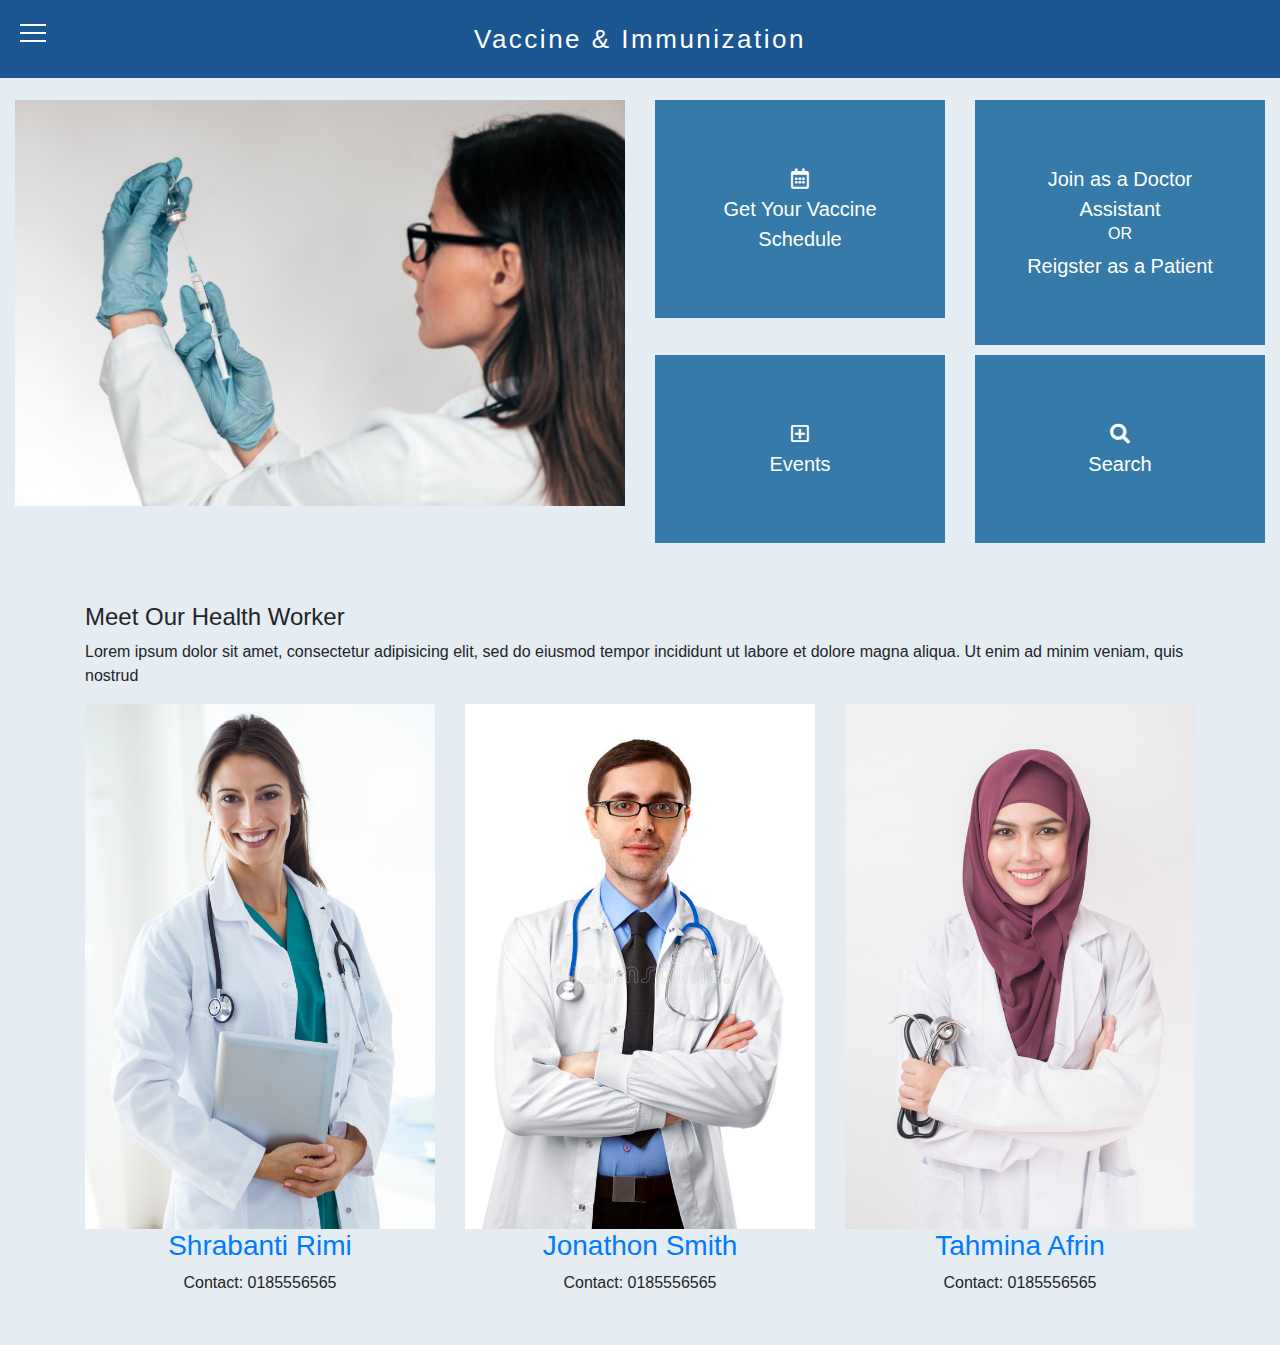
<file: index.html>
<!Doctype html>
<html class="no-js" lang="en">
    <head>
        <meta charset="utf-8">
        <meta http-equiv="x-ua-compatible" content="ie=edge">
        <title>Vaccine</title>
        <meta name="description" content="">
        <meta name="viewport" content="width=device-width, initial-scale=1">
		
		<!-- bootstrap -->
		<link rel="stylesheet" href="assets/css/bootstrap.min.css" />
		
		<!-- font-awesome -->
		
		<link rel="stylesheet" href="assets/css/fontawesome.min.css" />
		<link rel="stylesheet" href="assets/css/all.min.css" />
		
		<!-- main style -->
		<link rel="stylesheet" href="assets/css/style.css"/>
    </head>
	
<body>

<!-------------------------------------- header area starts ------------------------------------------->
<!-------------------------------------- ****************** ------------------------------------------->
<header class="header">
	<div class="container-fluid">
		<div class="row">
			<div class="col-lg-12">
				<div class="hamburger-menu">
					<input id="menu__toggle" type="checkbox" />
					<label class="menu__btn" for="menu__toggle">
						<span></span>
					</label>

					<ul class="menu__box">
						<li><a class="menu__item" href="#">Login</a></li>
						<li><a class="menu__item" href="#">Registration</a></li>
						<li><a class="menu__item" href="#">Home Page</a></li>
						<li><a class="menu__item" href="#">Offered Vaccine</a></li>
						<li><a class="menu__item" href="#">Events</a></li>
						<li><a class="menu__item" href="#">Contact Us</a></li>
					</ul>
				</div>
				<div class="heading-top">
					<h4>Vaccine & Immunization</h4>
				</div>
			</div>
			
		</div>
	</div>
</header>
<div class="space-50"></div>
<!-------------------------------------- header area ends ------------------------------------------->
<!-------------------------------------- ****************** ------------------------------------------->

<div class="space-50"></div>
<!-------------------------------------- hero section starts ------------------------------------------->
<!-------------------------------------- ****************** ------------------------------------------->

<div class="hero-setion">
	<div class="container-fluid">
		<div class="row">
			<div class="col-lg-6">
				<div class="hero-sec-img">
					<img src="assets/img/img-1.jpg" class="img-responsive">
				</div>
			</div>
			<div class="col-lg-6">
				<div class="row">
					<div class="col-lg-6">
						<div class="tab-right-one">
							<span><i class="far fa-calendar-alt"></i></span><br>
							<a href=""><span>Get Your Vaccine<br> Schedule</span></a>
						</div>
					</div>
					<div class="col-lg-6">
						<div class="tab-right-one">
							<a href="">Join as a Doctor Assistant</a>
							<h6>OR</h6>
							<a href="">Reigster as a Patient</a>
						</div>
					</div>
				</div>
				<div class="row">
					<div class="col-lg-6">
						<div class="tab-right-two">
							<span><i class="far fa-plus-square"></i></span><br>
							<a href=""><span>Events</span></a>
						</div>
					</div>
					<div class="col-lg-6">
						<div class="tab-right-two">
							<span><i class="fas fa-search"></i></span><br>
							<a href=""><span>Search</span></a>
						</div>
					</div>
				</div>
			</div>
		</div>
	</div>
</div>
<div class="space-50"></div>
<!-------------------------------------- hero section ends ------------------------------------------->
<!-------------------------------------- ****************** ------------------------------------------->



<!-------------------------------------- Health Worker------------------------------------------->

<div class="worker">
	<div id="instructorSe" class="instructor-area ptb-50">
			<div class="container">
				<div class="row">
					<div class="col-lg-12 col-md-12 col-sm-12">
						<div class="section-title text-left mb-55 content-width-50">
							<h4>Meet Our Health Worker</h4>
							<p>Lorem ipsum dolor sit amet, consectetur adipisicing elit, sed do eiusmod tempor incididunt ut labore et dolore magna aliqua. Ut enim ad minim veniam, quis nostrud</p>
						</div>
					</div>
				</div>
				<div class="row">
					<div class="col-lg-4 col-md-4 col-sm-4">
						<div class="single-instructor text-center mb-20">
							<div class="instructor-img">
								<a href="#"><img src="assets/img/worker/img2.jpg" alt="" /></a>
								<div class="shadow"></div>
							</div>
							<div class="instructor-content ptb-30">
								<a href="#"><h3>Shrabanti Rimi</h3></a>
								<span>Contact: 0185556565</span>
								
							</div>
							
						</div>
					</div>
					<div class="col-lg-4 col-md-4 col-sm-4">
						<div class="single-instructor text-center mb-20">
							<div class="instructor-img">
								<a href="#"><img src="assets/img/worker/img3.jpg" alt="" /></a>
								<div class="shadow"></div>
							</div>
							<div class="instructor-content ptb-30">
								<a href="#"><h3>Jonathon Smith</h3></a>
								<span>Contact: 0185556565</span>
							</div>
							
						</div>
					</div>
					<div class="col-lg-4 col-md-4 col-sm-4">
						<div class="single-instructor text-center mb-20">
							<div class="instructor-img">
								<a href="#"><img src="assets/img/worker/img4.jpg" alt="" /></a>
								<div class="shadow"></div>
							</div>
							<div class="instructor-content ptb-30">
								<a href="#"><h3>Tahmina Afrin</h3></a>
								<span>Contact: 0185556565</span>
							</div>
							
						</div>
					</div>
				</div>
			</div>
		</div><div class="container-fluid">
		<div class="row">
			<div class="col-lg-3">
				
			</div>
			<div class="col-lg-3">
				
			</div>
			<div class="col-lg-3">
				
			</div>
			
		</div>
	</div>
</div>
<div class="space-50"></div>














<!-------------------------------------- ****************** ------------------------------------------->


</body>
</file>
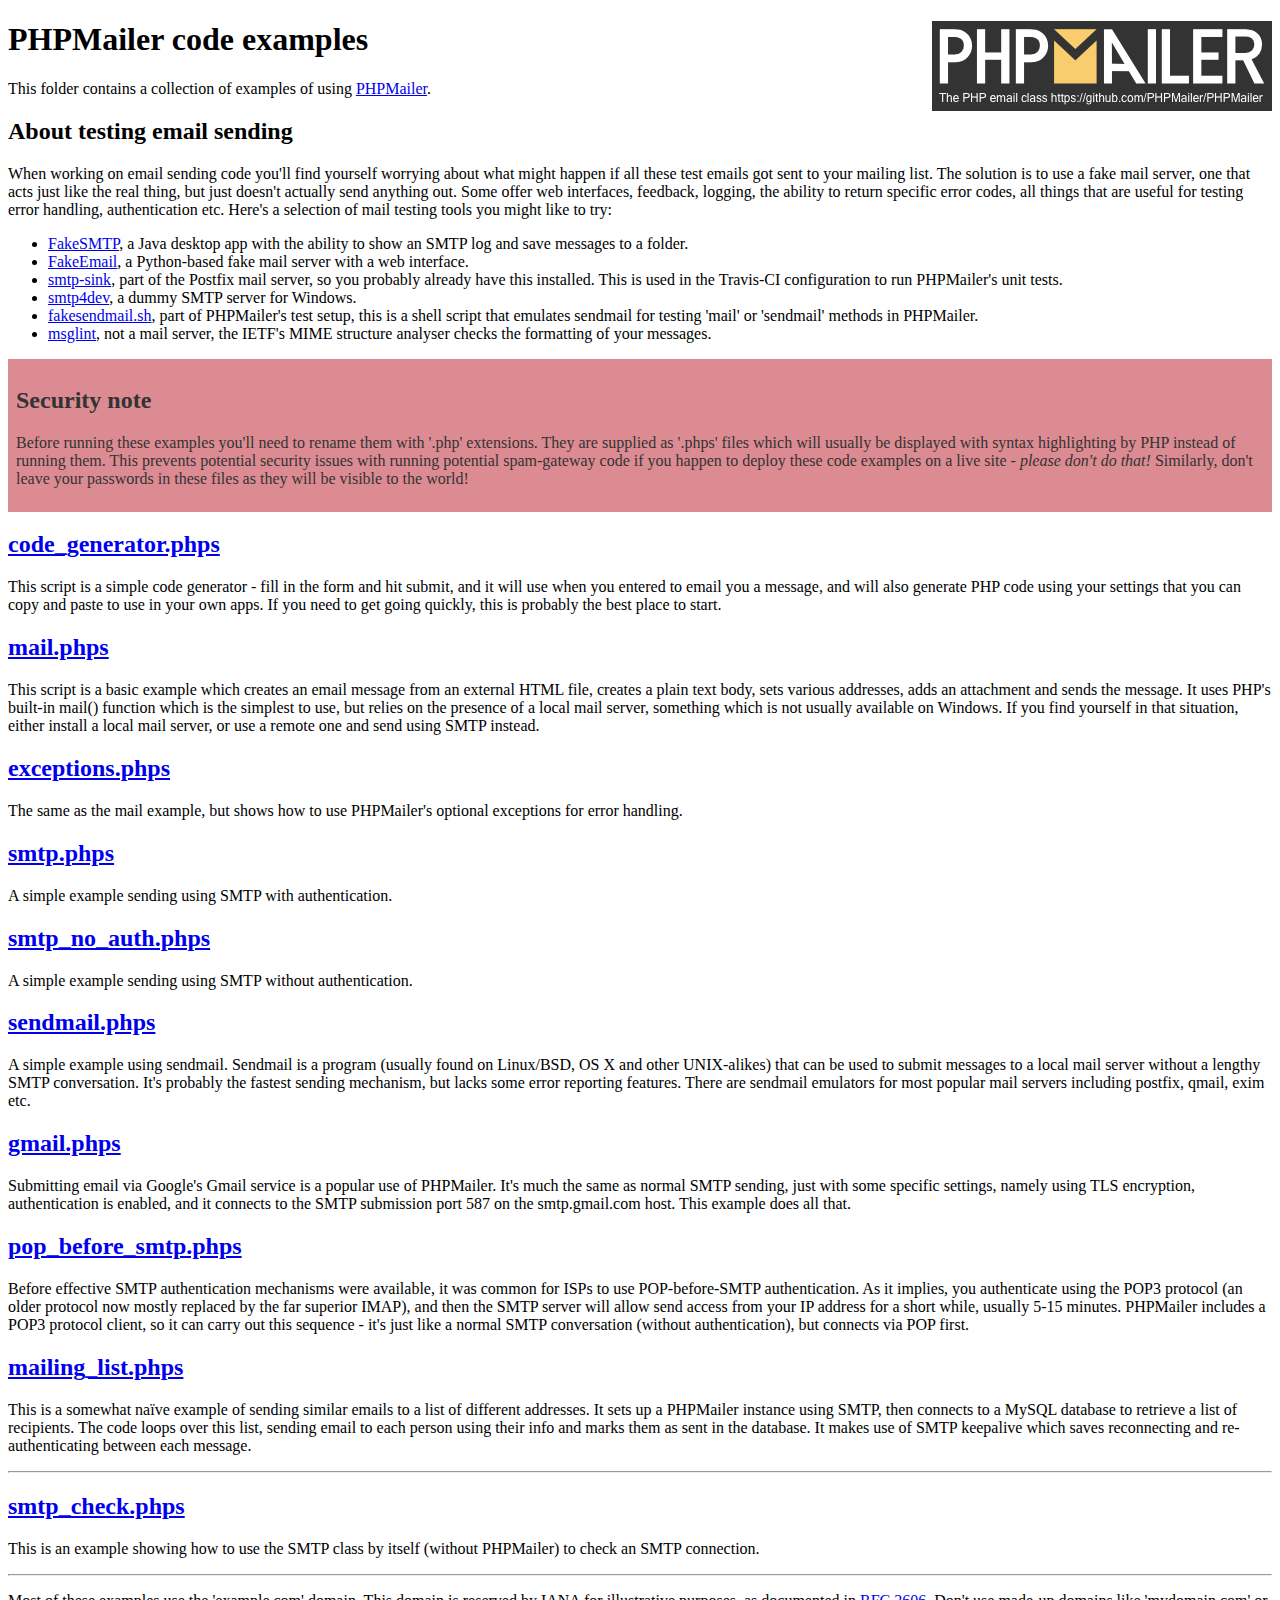
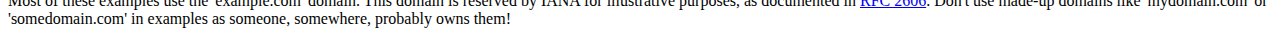
<file: PHPMailer/examples/index.html>
<!DOCTYPE html>
<html>
<head>
	<meta charset="UTF-8">
	<title>PHPMailer Examples</title>
</head>
<body>
<h1>PHPMailer code examples<a href="https://github.com/PHPMailer/PHPMailer"><img src="images/phpmailer.png" style="float:right; border:0;" alt="PHPMailer logo"></a></h1>
<p>This folder contains a collection of examples of using <a href="https://github.com/PHPMailer/PHPMailer">PHPMailer</a>.</p>
<h2>About testing email sending</h2>
<p>When working on email sending code you'll find yourself worrying about what might happen if all these test emails got sent to your mailing list. The solution is to use a fake mail server, one that acts just like the real thing, but just doesn't actually send anything out. Some offer web interfaces, feedback, logging, the ability to return specific error codes, all things that are useful for testing error handling, authentication etc. Here's a selection of mail testing tools you might like to try:</p>
<ul>
  <li><a href="https://github.com/Nilhcem/FakeSMTP">FakeSMTP</a>, a Java desktop app with the ability to show an SMTP log and save messages to a folder. </li>
  <li><a href="https://github.com/isotoma/FakeEmail">FakeEmail</a>, a Python-based fake mail server with a web interface.</li>
  <li><a href="http://www.postfix.org/smtp-sink.1.html">smtp-sink</a>, part of the Postfix mail server, so you probably already have this installed. This is used in the Travis-CI configuration to run PHPMailer's unit tests.</li>
  <li><a href="http://smtp4dev.codeplex.com">smtp4dev</a>, a dummy SMTP server for Windows.</li>
  <li><a href="https://github.com/PHPMailer/PHPMailer/blob/master/test/fakesendmail.sh">fakesendmail.sh</a>, part of PHPMailer's test setup, this is a shell script that emulates sendmail for testing 'mail' or 'sendmail' methods in PHPMailer.</li>
  <li><a href="http://tools.ietf.org/tools/msglint/">msglint</a>, not a mail server, the IETF's MIME structure analyser checks the formatting of your messages.</li>
</ul>
<div style="padding: 8px; color: #333333; background-color: #dc8b92">
<h2>Security note</h2>
<p>Before running these examples you'll need to rename them with '.php' extensions. They are supplied as '.phps' files which will usually be displayed with syntax highlighting by PHP instead of running them. This prevents potential security issues with running potential spam-gateway code if you happen to deploy these code examples on a live site - <em>please don't do that!</em> Similarly, don't leave your passwords in these files as they will be visible to the world!</p>
</div>
<h2><a href="code_generator.phps">code_generator.phps</a></h2>
<p>This script is a simple code generator - fill in the form and hit submit, and it will use when you entered to email you a message, and will also generate PHP code using your settings that you can copy and paste to use in your own apps. If you need to get going quickly, this is probably the best place to start.</p>
<h2><a href="mail.phps">mail.phps</a></h2>
<p>This script is a basic example which creates an email message from an external HTML file, creates a plain text body, sets various addresses, adds an attachment and sends the message. It uses PHP's built-in mail() function which is the simplest to use, but relies on the presence of a local mail server, something which is not usually available on Windows. If you find yourself in that situation, either install a local mail server, or use a remote one and send using SMTP instead.</p>
<h2><a href="exceptions.phps">exceptions.phps</a></h2>
<p>The same as the mail example, but shows how to use PHPMailer's optional exceptions for error handling.</p>
<h2><a href="smtp.phps">smtp.phps</a></h2>
<p>A simple example sending using SMTP with authentication.</p>
<h2><a href="smtp_no_auth.phps">smtp_no_auth.phps</a></h2>
<p>A simple example sending using SMTP without authentication.</p>
<h2><a href="sendmail.phps">sendmail.phps</a></h2>
<p>A simple example using sendmail. Sendmail is a program (usually found on Linux/BSD, OS X and other UNIX-alikes) that can be used to submit messages to a local mail server without a lengthy SMTP conversation. It's probably the fastest sending mechanism, but lacks some error reporting features. There are sendmail emulators for most popular mail servers including postfix, qmail, exim etc.</p>
<h2><a href="gmail.phps">gmail.phps</a></h2>
<p>Submitting email via Google's Gmail service is a popular use of PHPMailer. It's much the same as normal SMTP sending, just with some specific settings, namely using TLS encryption, authentication is enabled, and it connects to the SMTP submission port 587 on the smtp.gmail.com host. This example does all that.</p>
<h2><a href="pop_before_smtp.phps">pop_before_smtp.phps</a></h2>
<p>Before effective SMTP authentication mechanisms were available, it was common for ISPs to use POP-before-SMTP authentication. As it implies, you authenticate using the POP3 protocol (an older protocol now mostly replaced by the far superior IMAP), and then the SMTP server will allow send access from your IP address for a short while, usually 5-15 minutes. PHPMailer includes a POP3 protocol client, so it can carry out this sequence - it's just like a normal SMTP conversation (without authentication), but connects via POP first.</p>
<h2><a href="mailing_list.phps">mailing_list.phps</a></h2>
<p>This is a somewhat naïve example of sending similar emails to a list of different addresses. It sets up a PHPMailer instance using SMTP, then connects to a MySQL database to retrieve a list of recipients. The code loops over this list, sending email to each person using their info and marks them as sent in the database. It makes use of SMTP keepalive which saves reconnecting and re-authenticating between each message.</p>
<hr>
<h2><a href="smtp_check.phps">smtp_check.phps</a></h2>
<p>This is an example showing how to use the SMTP class by itself (without PHPMailer) to check an SMTP connection.</p>
<hr>
<p>Most of these examples use the 'example.com' domain. This domain is reserved by IANA for illustrative purposes, as documented in <a href="http://tools.ietf.org/html/rfc2606">RFC 2606</a>. Don't use made-up domains like 'mydomain.com' or 'somedomain.com' in examples as someone, somewhere, probably owns them!</p>
</body>
</html>
</file>
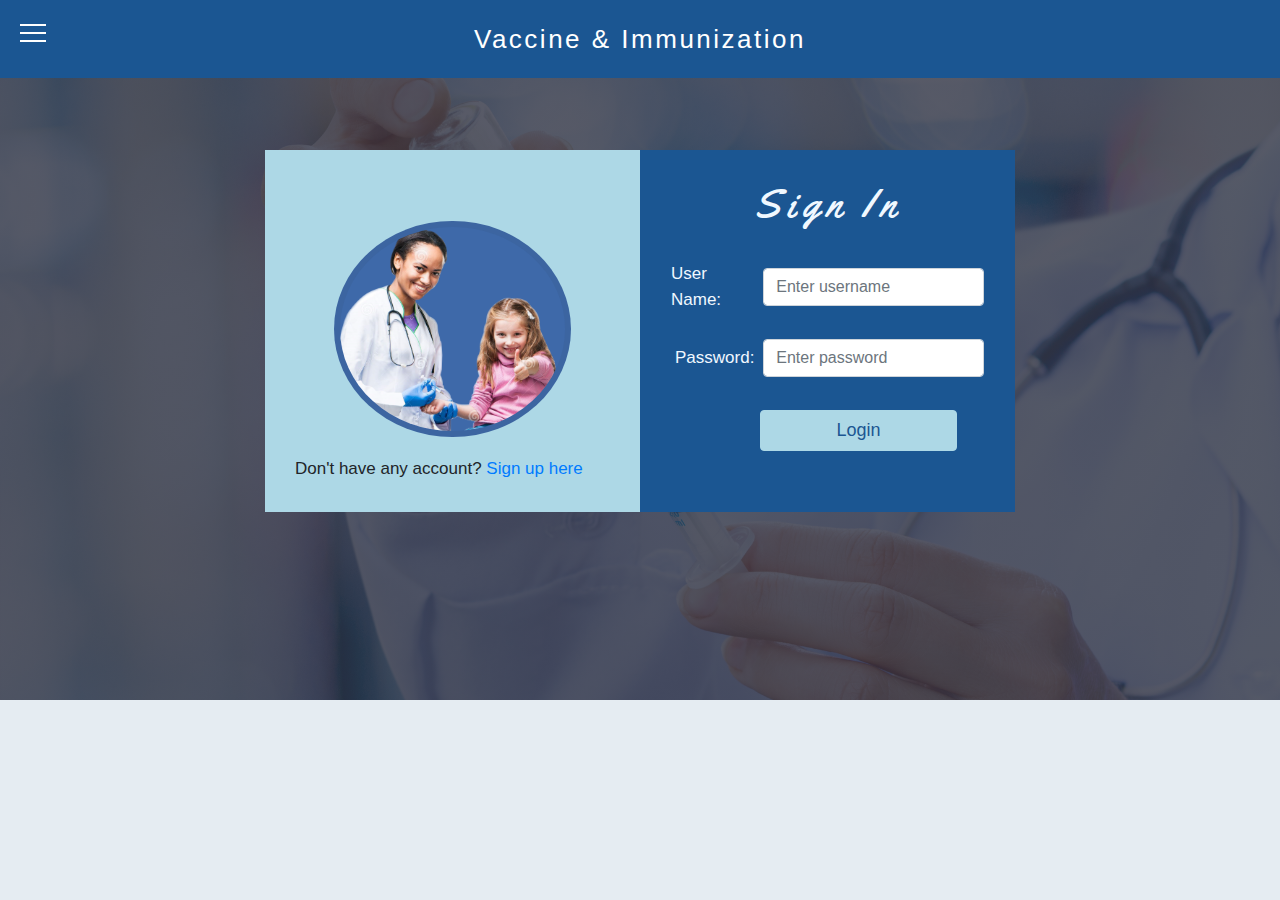
<file: login.html>
<!Doctype html>
<html class="no-js" lang="en">
    <head>
        <meta charset="utf-8">
        <meta http-equiv="x-ua-compatible" content="ie=edge">
        <title>Vaccine</title>
        <meta name="description" content="">
        <meta name="viewport" content="width=device-width, initial-scale=1">
		
		<!-- bootstrap -->
		<link rel="stylesheet" href="assets/css/bootstrap.min.css" />
		
		<!-- font-awesome -->
		
		<link rel="stylesheet" href="assets/css/fontawesome.min.css" />
		<link rel="stylesheet" href="assets/css/all.min.css" />
		
		<!-- main style -->
		<link rel="stylesheet" href="assets/css/style.css"/>
    </head>
	
<body>
<!-------------------------------------- header area starts ------------------------------------------->
<!-------------------------------------- ****************** ------------------------------------------->
<header class="header">
	<div class="container-fluid">
		<div class="row">
			<div class="col-lg-12">
				<div class="hamburger-menu">
					<input id="menu__toggle" type="checkbox" />
					<label class="menu__btn" for="menu__toggle">
						<span></span>
					</label>

					<ul class="menu__box">
						<li><a class="menu__item" href="#">Login</a></li>
						<li><a class="menu__item" href="#">Registration</a></li>
						<li><a class="menu__item" href="#">Home Page</a></li>
						<li><a class="menu__item" href="#">Offered Vaccine</a></li>
						<li><a class="menu__item" href="#">Events</a></li>
						<li><a class="menu__item" href="#">Contact Us</a></li>
					</ul>
				</div>
				<div class="heading-top">
					<h4>Vaccine & Immunization</h4>
				</div>
			</div>
			
		</div>
	</div>
</header>



	<section class="bg-dark">
		<div class="container small">
			 <div class="row hgt">
				
				<div class="col-lg-6 padding-both" style="background-color:lightblue;"> 
					 <img src="assets/img/Png doctor.png" class="img_item"><br>
					 <span class="log-span">Don't have any account?<a href="registration.html"> Sign up here</a></span>
				</div>
				<div class="col-lg-6 padding-both" style="background-color:#1b5692;"> 
					<h1 class="heading">Sign In</h1>
					<table>
						<form action="" method="">
							<tr>
								<td>
								 
									<div class="form-group">
									  <label class="label" for="uname">User Name:</label>
								</td>
								<td>
									  <input type="text" class="form-control" id="uname" placeholder="Enter username" name="uname" required>
									   
									  <div class="invalid-feedback">Please fill out this field.</div>
									</div>
								</td>
							</tr>
							<tr>
							
								<td>
									<div class="form-group">
									<label class="label_item" for="pwd">Password:</label>
								</td>
								<td>
								  <input type="password" class="form-control" id="pwd" placeholder="Enter password" name="pswd" required>
								  <div class="invalid-feedback">Please fill out this field.</div>
									</div>
								</td>
							</tr>
						</form>
					</table>
					 <input type="submit" id="button" class="btn login" value="Login">
				</div>
			</div>
		</div>
		
	</section>
	</body>
</html>
</file>
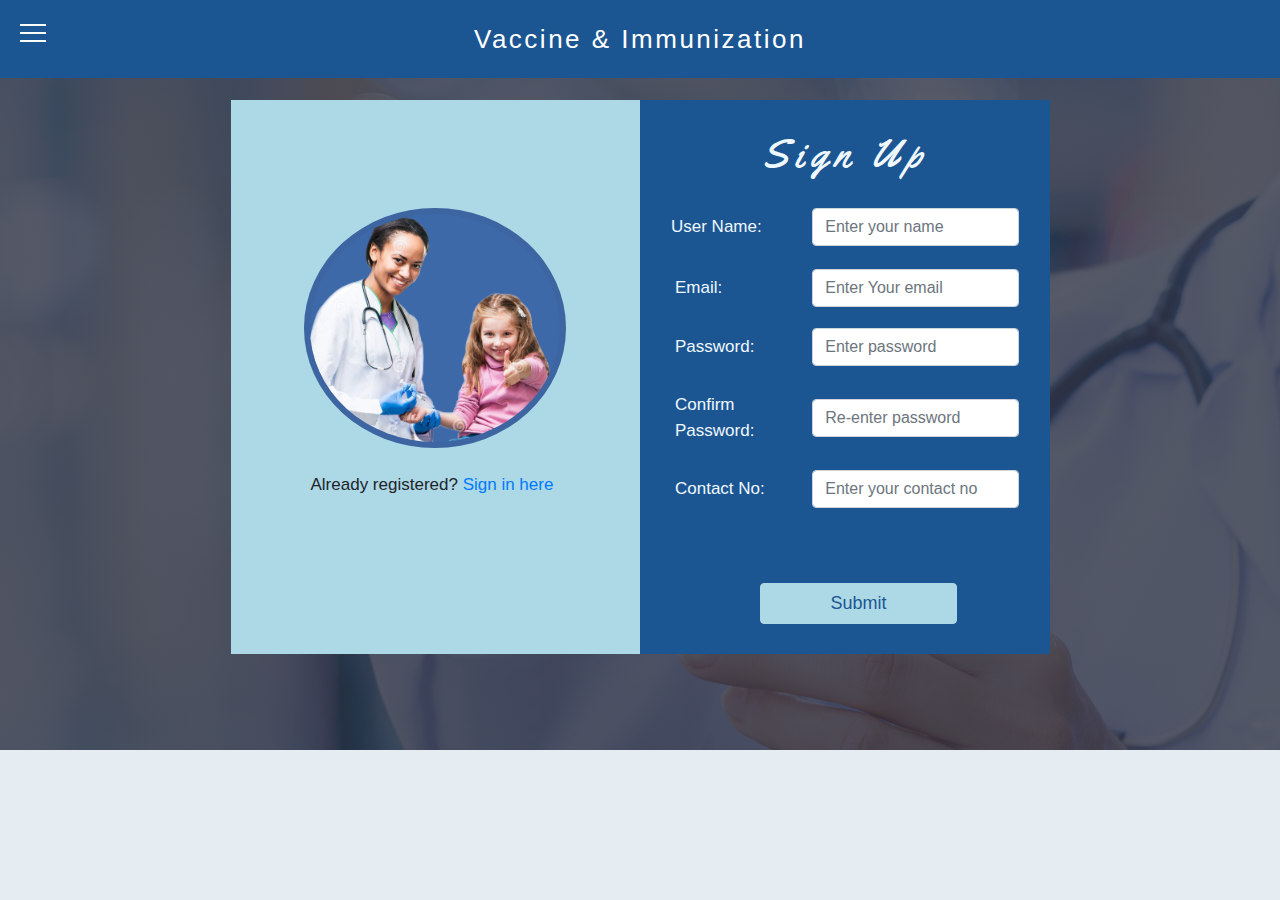
<file: registration.html>
<!Doctype html>
<html class="no-js" lang="en">
    <head>
        <meta charset="utf-8">
        <meta http-equiv="x-ua-compatible" content="ie=edge">
        <title>Vaccine</title>
        <meta name="description" content="">
        <meta name="viewport" content="width=device-width, initial-scale=1">
		
		<!-- bootstrap -->
		<link rel="stylesheet" href="assets/css/bootstrap.min.css" />
		
		<!-- font-awesome -->
		
		<link rel="stylesheet" href="assets/css/fontawesome.min.css" />
		<link rel="stylesheet" href="assets/css/all.min.css" />
		
		<!-- main style -->
		<link rel="stylesheet" href="assets/css/style.css"/>
    </head>
	
<body>
<!-------------------------------------- header area starts ------------------------------------------->
<!-------------------------------------- ****************** ------------------------------------------->
<header class="header">
	<div class="container-fluid">
		<div class="row">
			<div class="col-lg-12">
				<div class="hamburger-menu">
					<input id="menu__toggle" type="checkbox" />
					<label class="menu__btn" for="menu__toggle">
						<span></span>
					</label>

					<ul class="menu__box">
						<li><a class="menu__item" href="#">Login</a></li>
						<li><a class="menu__item" href="#">Registration</a></li>
						<li><a class="menu__item" href="#">Home Page</a></li>
						<li><a class="menu__item" href="#">Offered Vaccine</a></li>
						<li><a class="menu__item" href="#">Events</a></li>
						<li><a class="menu__item" href="#">Contact Us</a></li>
					</ul>
				</div>
				<div class="heading-top">
					<h4>Vaccine & Immunization</h4>
				</div>
			</div>
			
		</div>
	</div>
</header>
<div class="space-50"></div>


	<section class="bg-dark">
		<div class="container reg-small">
			 <div class="row hgt">
				<div class="col-lg-6 padding-both" style="background-color:lightblue;"> 
					 <img src="assets/img/Png doctor.png" class="reg_img_item"><br>
					 <span class="reg-span">Already registered?<a href="login.html"> Sign in here</a></span>
				</div>
				<div class="col-lg-6 padding-both" style="background-color:#1b5692;"> 
					<h1 class="heading">Sign Up</h1>
					<table>
						<form action="" method="">
							<tr>
								<td>
									<div class="form-group">
									<label class="label" for="uname">User Name:</label>
								</td>
								<td>
									  <input type="text" class="form-control" id="uname" placeholder="Enter your name" name="uname" required>
									   
									  <div class="invalid-feedback">Please fill out this field.</div>
									</div>
								</td>
							</tr>
							
							<tr>
								<td>
									<div class="form-group">
									<label class="label_item" for="mail">Email:</label>
								</td>
								<td>
								  <input type="email" class="form-control" id="mail" placeholder="Enter Your email" name="email" required>
								  <div class="invalid-feedback">Please fill out this field.</div>
									</div>
								</td>
							</tr>
							
							<tr>
								<td>
									<div class="form-group">
									<label class="label_item" for="pwd">Password:</label>
								</td>
								<td>
								  <input type="password" class="form-control" id="pwd" placeholder="Enter password" name="upass" required>
								  <div class="invalid-feedback">Please fill out this field.</div>
									</div>
								</td>
							</tr>
							
							<tr>
								<td>
									<div class="form-group">
									<label class="label_item" for="pwd">Confirm Password:</label>
								</td>
								<td>
								  <input type="password" class="form-control" id="pwd" placeholder="Re-enter password" name="cpass" required>
								  <div class="invalid-feedback">Please fill out this field.</div>
									</div>
								</td>
							</tr>
							
							<tr>
								<td>
									<div class="form-group">
									<label class="label_item" for="pwd">Contact No:</label>
								</td>
								<td>
								  <input type="text" class="form-control" id="pwd" placeholder="Enter your contact no" name="ucontact" required>
								  <div class="invalid-feedback">Please fill out this field.</div>
									</div>
								</td>
							</tr>
							
							<tr>
								<td>
									<div class="form-group">
									<label class="label_item" for="pwd"></label>
								</td>
								<td>
								  <input type="hidden" class="form-control" id="pwd" placeholder="Enter password" name="utype" required>
								  <div class="invalid-feedback">Please fill out this field.</div>
									</div>
								</td>
							</tr>
						</form>
					</table>
					 <input type="submit" id="button" class="btn login" value="Submit">
				</div>
			</div>
		</div>
		
	</section>
	</body>
</html>
</file>
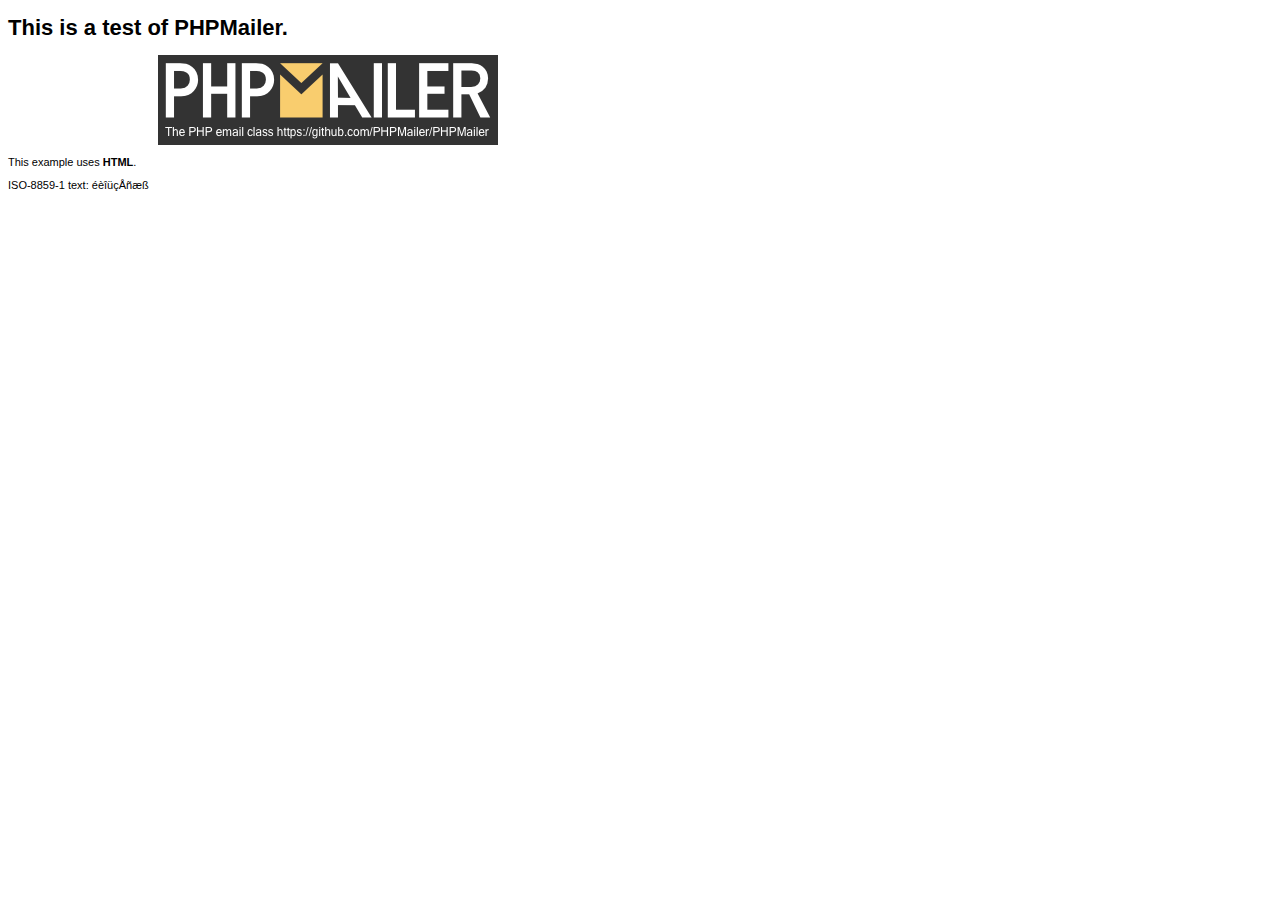
<file: PHPMailer/examples/contents.html>
<!DOCTYPE HTML PUBLIC "-//W3C//DTD HTML 4.01 Transitional//EN" "http://www.w3.org/TR/html4/loose.dtd">
<html>
<head>
  <meta http-equiv="Content-Type" content="text/html; charset=iso-8859-1">
  <title>PHPMailer Test</title>
</head>
<body>
<div style="width: 640px; font-family: Arial, Helvetica, sans-serif; font-size: 11px;">
  <h1>This is a test of PHPMailer.</h1>
  <div align="center">
    <a href="https://github.com/PHPMailer/PHPMailer/"><img src="images/phpmailer.png" height="90" width="340" alt="PHPMailer rocks"></a>
  </div>
  <p>This example uses <strong>HTML</strong>.</p>
  <p>ISO-8859-1 text: ���������</p>
</div>
</body>
</html>
</file>
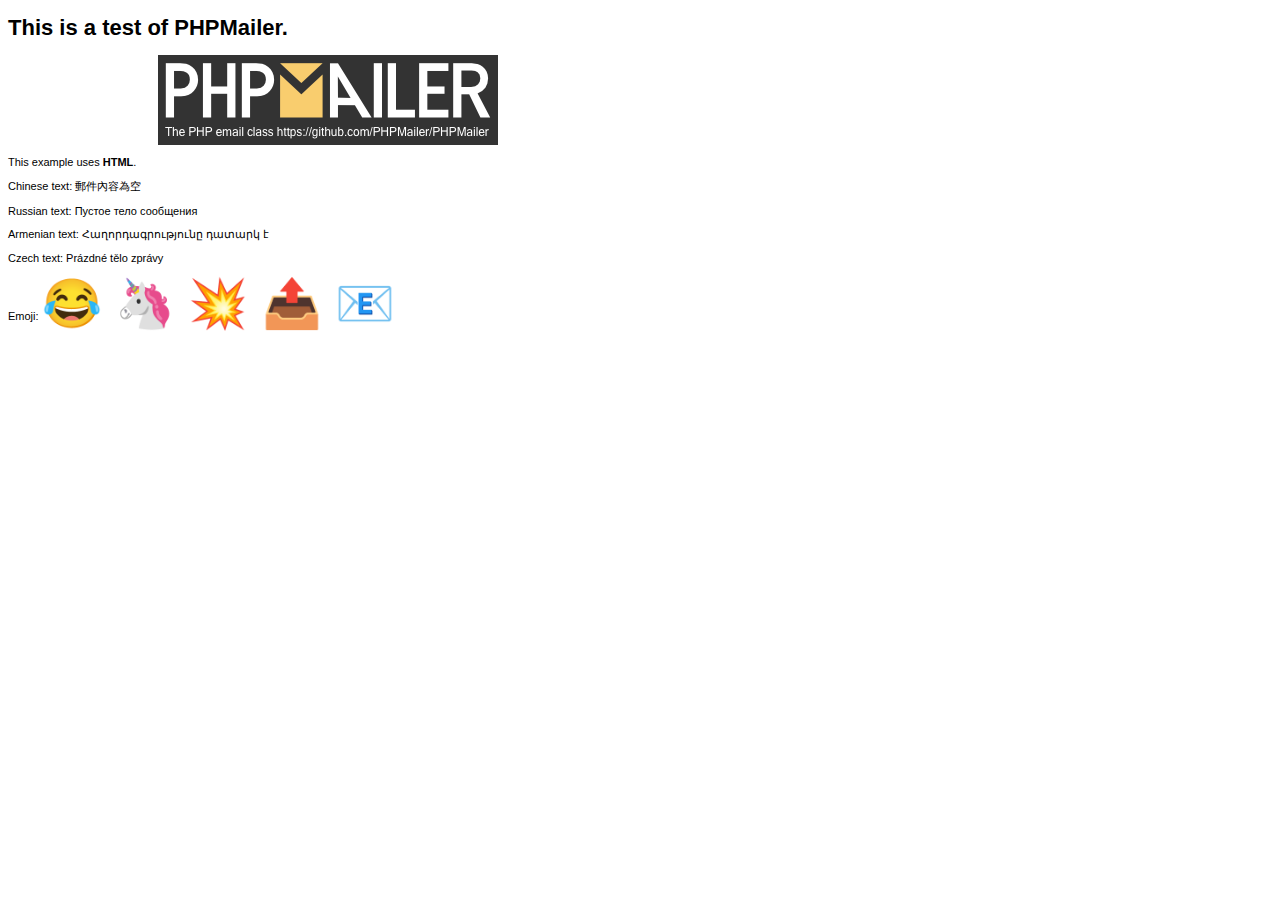
<file: PHPMailer/examples/contentsutf8.html>
<!DOCTYPE HTML PUBLIC "-//W3C//DTD HTML 4.01 Transitional//EN" "http://www.w3.org/TR/html4/loose.dtd">
<html>
<head>
  <meta http-equiv="Content-Type" content="text/html; charset=utf-8">
  <title>PHPMailer Test</title>
</head>
<body>
<div style="width: 640px; font-family: Arial, Helvetica, sans-serif; font-size: 11px;">
  <h1>This is a test of PHPMailer.</h1>
  <div align="center">
    <a href="https://github.com/PHPMailer/PHPMailer/"><img src="images/phpmailer.png" height="90" width="340" alt="PHPMailer rocks"></a>
  </div>
  <p>This example uses <strong>HTML</strong>.</p>
  <p>Chinese text: 郵件內容為空</p>
  <p>Russian text: Пустое тело сообщения</p>
  <p>Armenian text: Հաղորդագրությունը դատարկ է</p>
  <p>Czech text: Prázdné tělo zprávy</p>
  <p>Emoji: <span style="font-size: 48px">😂 🦄 💥 📤 📧</span></p>
</div>
</body>
</html>
</file>
<file: assets/css/style.css>
@import url('https://fonts.googleapis.com/css2?family=Sacramento&family=Yellowtail&display=swap');
body{
	

	background-color:#E5ECF2;
	
	
}
img {
    max-width: 100%;
}
header.header {
    z-index: 999;
    position: fixed;
    background: #1b5692;
    color: white;
    /* position: sticky; */
    width: 100%;
}
#menu__toggle {
  opacity: 0;
}

#menu__toggle:checked ~ .menu__btn > span {
  transform: rotate(45deg);
  
}
#menu__toggle:checked ~ .menu__btn > span::before {
  top: 0;
  transform: rotate(0);
  
}
#menu__toggle:checked ~ .menu__btn > span::after {
  top: 0;
  transform: rotate(90deg);
  
}
#menu__toggle:checked ~ .menu__box {
  visibility: visible;
  left: 0;
  z-index: 999;
  background:-webkit-gradient(linear,left top,left bottom,color-stop(0,#3370af),color-stop(50%,#30909e),color-stop(100%,#117a8b));
}

.menu__btn {
  display: flex;
  align-items: center;
  position: fixed;
  top: 20px;
  left: 20px;

  width: 26px;
  height: 26px;

  cursor: pointer;
  z-index: 9999;
}

.menu__btn > span,
.menu__btn > span::before,
.menu__btn > span::after {
  display: block;
  position: absolute;

  width: 100%;
  height: 2px;

  background-color: #fff;

  transition-duration: .25s;
}
.menu__btn > span::before {
  content: '';
  top: -8px;
}
.menu__btn > span::after {
  content: '';
  top: 8px;
}

.menu__box {
  display: block;
  position: fixed;
  visibility: hidden;
  top: 0;
  left: -100%;

  width: 300px;
  height: 100%;

  margin: 0;
  padding: 80px 0;

  list-style: none;

  background-color: #ECEFF1;
  box-shadow: 1px 0px 6px rgba(0, 0, 0, .2);

  transition-duration: .25s;
}

.menu__item {
  display: block;
  padding: 12px 24px;

  color: #fff;

  font-family: 'Roboto', sans-serif;
  font-size: 20px;
  font-weight: 600;

  text-decoration: none;

  transition-duration: .25s;
}
.menu__item:hover {
  background-color: #CFD8DC;
}


.heading-top {
    text-align: center;
    padding-bottom: 15px;
}
.heading-top h4 {
    letter-spacing: 2.5px;
    font-size: 26px;
}
header.header {
    background: #1b5692;
    color: white;
}
.tab-right-one {
    background: #367aa9;
    margin-bottom: 10px;
    padding: 64px 40px;
    text-align: center;
    color: white;
    font-size: 20px
}
.tab-right-one a {
    color: white;
}
.tab-right-two {
    background: #367aa9;
    margin-bottom: 10px;
    padding: 64px 40px;
    text-align: center;
    font-size: 20px;
	color: white;
}
.tab-right-two a {
    color: white;
}
.space-50 {
    height: 50px;
}
li.session-top {
    position: absolute;
    margin-top: 26px;
    left: 82%;
    bottom: 18%;
    top: 8%;
}

/*----------------------------------------*/
/*  login area
/*----------------------------------------*/


section.bg-dark {
    background-image: linear-gradient(rgba(46, 49, 65, 0.8), rgba(46, 49, 65, 0.8)), url(../img/background.jpg);
    background-position: center;
    background-size: cover;
    height: 700px;
    background-repeat: no-repeat;
    /* opacity: .5; */
    /* background-color: blue; */
}

img.img_item {
    display: flex;
    align-items: center;
    margin: auto;
    /* text-align: center; */
    width: 75%;
    border-radius: 50%;
    background: #3e69a9;
    /* height: 60%; */
    margin-top: 41px;
    border: 6px solid #28405817;
}
h1.heading {
    padding: 0px 0px 26px 0px; 
    text-align: center;
    color: aliceblue;
	font-size: 40px;
    margin-bottom: -14px;
    letter-spacing: 6.5px;
	font-family: 'Yellowtail', cursive;
}
.small {
    max-width: 750px;
   padding-top: 150px;
}
.col-lg-6.padding-both {
    padding: 30px 30px;
}
.label {
    font-size: 17px;
    color: aliceblue;
	margin:20px 0px 0px 0px;
}
.label_item {
    font-size: 17px;
    color: aliceblue;
    margin: 15px 0px 0px 4px;
}
#button {
    margin: 22px 0px 0px 90px;
    width: 197px;
    background-color: lightblue;
    color: #1b5692;
    font-size: 18px;
    border: 1px solid lightblue;
    font-weight: 500;
}

input#uname {
    margin: 17px 0px 12px 0px;
}
span.log-span {
    font-size: 17px;
    font-weight: 500;
}
img.pro-img {
    /* position: relative; */
    /* top: 40%; */
    width: 185px;
    justify-content: center;
    display: flex;
    margin: -24px 0px 0px 32px;
}
img.pro-img2 {
    width: 50px;
    
}
.heading-top-two {
    float: right;
    /* position: relative; */
    /* top: 0%; */
    /* bottom: 44%; */
    /* padding: 0px; */
    margin-top: -62px;
    margin-right: 50px;
    padding: 0px 5px;
    /* color: white; */
}
.heading-top-two ul li {
    display: inline-block;
}
.heading-top-two ul li a {
    color: white;
}
/*----------------------------------------*/
/*  login area
/*----------------------------------------*/


.reg-small {
    max-width: 819px;
    /* height: 516px; */
	  padding-top: 50px;
}
img.reg_img_item{
    display: flex;
    align-items: center;
    margin: auto;
    /* text-align: center; */
    width: 75%;
    border-radius: 50%;
    background: #3e69a9;
    /* height: 60%; */
    margin-top: 78px;
    border: 6px solid #28405817;
}
span.reg-span {
    font-size: 17px;
    font-weight: 500;
	margin-left:50px;
	
}




	

/*----------------------------------------*/
/*  9.  worker main profile section
/*----------------------------------------*/
img.profile-image-main-acc {
    max-width: 60%;
    display: flex;
    justify-content: center;
    position: relative;
    left: 21%;
    top: 18%;
}
img.profile-image-main {
    width: 8%;
    /* justify-content: center; */
    /* display: flex; */
    position: relative;
    left: 90%;
    top: 15% !important;
}
.circular-image {
    position: relative;
    width: 200px;
    height: 200px;
    overflow: hidden;
    border-radius: 50%;
    left: 22%;
    top: 17%;
}
img.profile-image-main2 {
    max-width: 100%;
    height: auto;
}

img.profile-image-main3 {
    max-width: 100%;
     height: auto; 
}
.circular-image2{
    width: 50px;
    height: 50px;
    overflow: hidden;
    border-radius: 50%;
    position: relative;
}

.account tr td {
    padding: 14px;
    color: white;
}
.update-link {
    margin-top: 28px;
    text-align: center;
    /* color: white; */
}
.update-link a {
    text-decoration: none;
    background-color: lightblue;
    padding: 8px;
    border-radius: 5px;
    color: #265692;
}
/*vaccine-assign*/
table.table2 {
    /* align-items: center; */
    margin-top: 28px;
    /* display: flex; */
    /* position: absolute; */
    /* left: 36%; */
    /* color: white; */
    /* top: 44%; */
}
.vaccine-form-center h2 {
    text-align: center;
    /* margin-left: 169px; */
    margin-top: 55px;
}
input.tab {
    border: none;
    border-bottom: 1px solid #1890ff;
    padding: 2px 30px;
    outline: none;
    width: 360px;
    background-color: transparent;
	color:white;
}
[placeholder]:focus::-webkit-input-placeholder{
    transition: text-indent 0.4s 0.4s ease; 
    text-indent: -100%;
    opacity: 1;
	
 }
 input.tab::placeholder { /* Chrome, Firefox, Opera, Safari 10.1+ */
  color: white;
  opacity: 1; /* Firefox */
}

 .table2 {
    
    color: white;
}
img.profile-image-main4 {
    width: 15%;
}
img.profile-image-main-worker {
    width: 15%;
    border-radius: 50%;
    overflow: hidden;
    height: 80px;
}
.worker-find {
    margin-top: 58px;
}
.send {
    margin-top: 100px;
}
section.empty {
    margin-top: 76px;
}
.assign-link {
    background-color: #072c65;
    width: 50%;
    text-align: center;
    /* color: white; */
    padding: 4px;
    border-radius: 5px;
}
.patient-list-tab h2 {
    background-color: coral;
    width: 32%;
    padding: 6px;
    border-radius: 5px;
}
.vaccine-form-center {
    background-color: #22869673;
    width: 50%;
    padding-top: 1px;
	 padding-top: 4px;
    /* display: flex; */
    /* justify-content: space-between; */
}
.login-two {
    position: relative;
    left: -37%;
	cursor: pointer;
}
.search h4 {
    text-align: center;
	 background-color: coral;
    width: 32%;
    padding: 6px;
    border-radius: 5px;
}
.cardd {
    padding: 15px 15px;
    margin-top: 46px;
    width: 50%;
}
.col-lg-12.cardd-body {
    /* padding-bottom: 10px; */
    padding: 10px 10px;
    background-color: darkkhaki;
    margin-top: 10px;
	margin-bottom: 20px;
}
span.age {
    border-bottom: 2px dotted black;
    padding: 6px;
    
    font-size: 18px;
}

span.wrkr {
    border-bottom: 2px dotted black;
    padding: 6px;
    font-size: 18px;
    margin-top: 45px !important;
    position: absolute;
    left: 29%;
}
span.gndr {
    border-bottom: 2px dotted black;
    padding: 6px;
    font-size: 18px;
    margin-top: 23px !important;
    position: absolute;
    left: 56%;
}
span.age {
    border-bottom: 2px dotted black;
    padding: 6px;
    font-size: 18px;
    margin-top: 23px !important;
    position: absolute;
    left: 10%;
}
span.pemail {
    position: absolute;
    border-bottom: 2px dotted black;
    padding: 6px;
    font-size: 18px;
    left: 54%;
}
span.pname {
    border-bottom: 2px dotted black;
    padding: 6px;
    /* float: left; */
    position: absolute;
    font-size: 18px;
    left: 10%;
}
.bottom {
    padding: 20px;
}
.bottom h4 {
    width: 50%;
    background-color: chocolate;
    padding: 10px;
    border-radius: 5px;
}
.inside-tab {
    margin-top: 110px;
}
 
.Event-head {
    margin: 40px;
   
}
.update-link2 a {
    color: wheat;
}
.update-link2 {
    background-color: darkgreen;
    text-align: center;
    width: 59%;
    padding: 8px;
    border-radius: 5px;
}
input.mailsearch {
    background: darkgreen;
    color: wheat;
}
tr.headtab {
    background-color: #0000005c !important;
}

table.table.table-striped.disease tr td {
    border: 2px solid white;
}
table.table.table-striped.disease {
    width: 88% !important;
}
h3.vaccine-details {
    background: cadetblue;
    width: 65%;
    padding: 5px;
    margin-bottom: 20px;
    color: aliceblue;
    text-align: center;
}
tr.headtab2 {
background-color: cadetblue !important;
}
.vsearch{
	
	background: cadetblue;
    
    padding: 5px;
    
    color: aliceblue;
}
ul.recent-event li {
    border-bottom: 2px dotted cadetblue;
    padding: 5px;
}
.revent h5 {
    color: cadetblue;
}
.revent {
    border-left: 3px solid cadetblue;
    
}
div#eventimg_div {
    border: 1px solid #8e7e7e;
    float: left;
    margin-bottom: 20px;
}
img.event-img {
    width: 30%;
    float: left;
}
.post-mid p {
    color: gray;
    line-height: 2.5rem;
}
.post-mid h4 {
    color: #265692;
}
.post-mid {
    margin-top: 10px;
}
i.fas.fa-calendar-alt {
    color: gray;
}
i.fas.fa-user {
    color: gray;
}
.Event-head h2 {
    color: #265692;
    text-align: center;
    margin-bottom: 28px;
}
a.date {
    margin-left: 25px;
}
.col-lg-4.up {
    margin-top: 60px;
}
.notify {
    margin-top: 50px;
}
.assign-link a {
    color: white;
}
.form-control.form-width {
    width: 60%;
   
}
.event {
    margin-top: 53px;
    margin-left: 360px;
    padding: 20px 20px;
}
.main-event h2 {
    background-color: darkslategrey;
    text-align: center;
}
.main-event h2 {
    background-color: darkslategrey;
    text-align: center;
    color: white;
    margin-top: 51px;
}
.event {
    margin-top: 20px;
    margin-left: 360px;
    padding: 20px;
}
.tr-back{
	
	background-color:#6c7e92 !important;
	color:white;
}
.all-user img {
    width: 36px;
    height: 36px;
    border-radius: 50%;
    border: 2px solid gray;
    margin: 0px 0px;
}
.result-tab {
    margin-top: -76px;
    /* float: left !important; */
}
</file>
